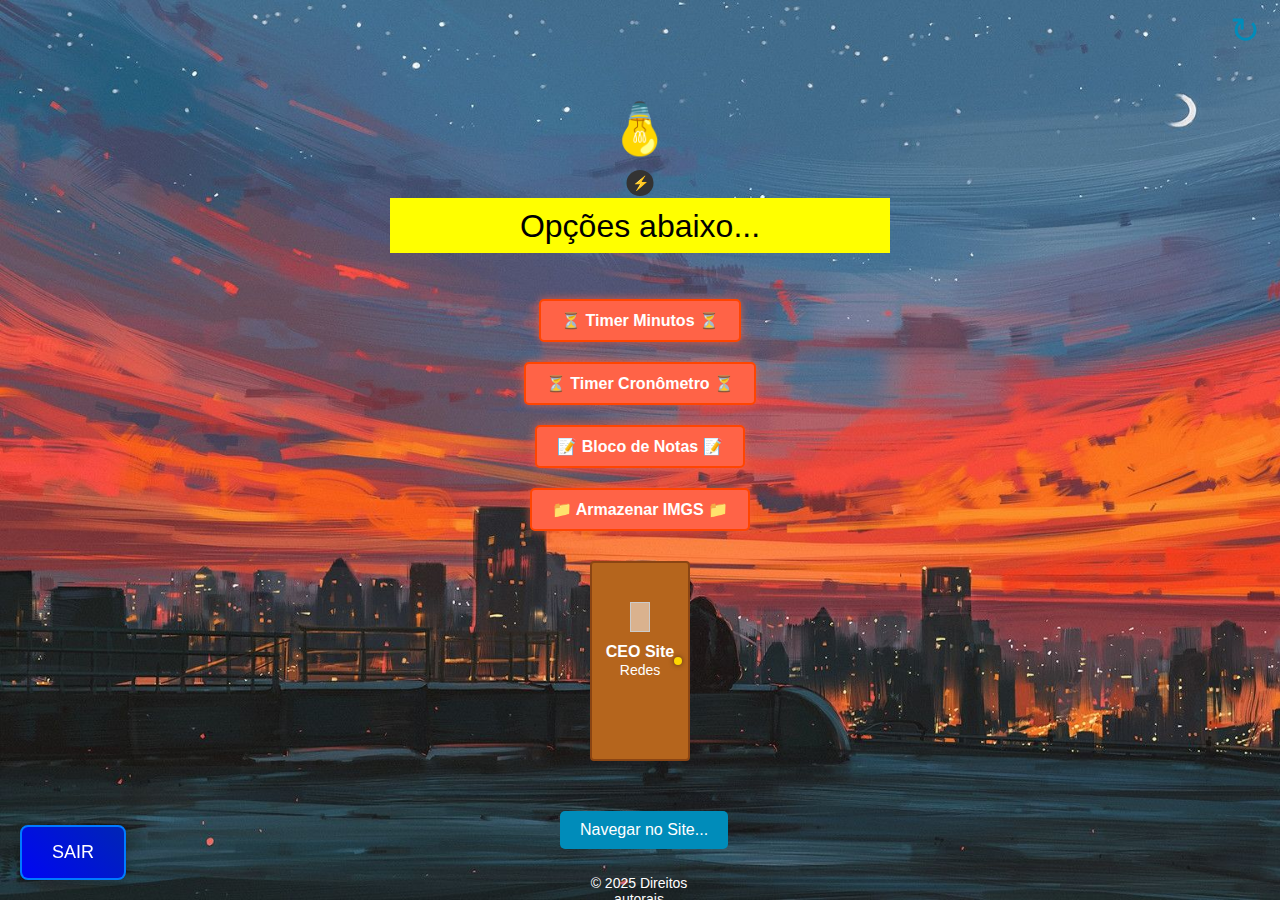
<file: tela1.html>
<!DOCTYPE html>
<html lang="pt-br">
<head>
  <meta charset="UTF-8">
  <meta name="viewport" content="width=device-width, initial-scale=1.0">
  <title>Inicial ILB</title>
  <link rel="stylesheet" href="tela1.css">
  <!-- Botão Voltar -->
  <a href="javascript:history.back()" class="voltar-button" id="voltarButton">SAIR</a>
  
  <style>
    /* Estilo existente */
    .texto {
      font-size: 2em;
      animation: texto1 1s ease-in-out infinite;
      background-color: yellow;
      width: 500px;
      height: 55px;
      padding: 10px;
      text-align: center;
      margin: 0 auto;
    }
    @keyframes texto1 {
      0%, 100% {
        transform: rotateZ(0deg);
      }
      50% {
        transform: rotateZ(5deg);
      }
    }

    /* Botões com RGB */
    .button-container {
      text-align: center;
      margin-bottom: 30px;
      display: flex;
      flex-direction: column; /* Vai empilhar os botões e a porta verticalmente */
      align-items: center; /* Centraliza os itens */
    }
    .timer-button {
      display: inline-block;
      margin: 10px;
      padding: 10px 20px;
      background-color: #ff6347; /* Cor de fundo RGB para o botão */
      text-decoration: none;
      border: 2px solid #ff4500; /* Cor do contorno RGB para o botão */
      border-radius: 5px;
      color: white;
      font-weight: bold;
      box-shadow: 0 0 10px rgba(255, 99, 71, 0.7); /* Efeito de sombra RGB */
      transition: all 0.3s ease;
    }
    .timer-button:hover {
      background-color: #ff4500; /* Cor de fundo ao passar o mouse */
      border-color: #ff6347;
      box-shadow: 0 0 15px rgba(255, 69, 0, 0.8);
    }
    /* -------------------------------- */
    /* Sistema de Porta - estilos */
    .door-container {
      position: relative;
      width: 100px;
      height: 200px;
      margin: 20px auto; /* Centraliza a porta */
    }
    .door {
      position: relative;
      width: 100%;
      height: 100%;
      background-color: #b5651d;
      border: 2px solid #8b4513;
      border-radius: 4px;
      transform-origin: left center;
      transition: transform 3s ease-in-out;
    }
    .door.open {
      transform: rotateY(-90deg);
    }
    .handle {
      position: absolute;
      right: 6px;
      top: 50%;
      width: 8px;
      height: 8px;
      background-color: gold;
      border-radius: 50%;
      transform: translateY(-50%);
      box-shadow: 0 0 5px rgba(0,0,0,0.5);
    }
    .window {
      position: absolute;
      top: 20%;
      left: 50%;
      width: 20px;
      height: 30px;
      background-color: rgba(255, 255, 255, 0.5);
      border: 1px solid #ccc;
      transform: translateX(-50%);
    }
    .message {
      position: absolute;
      top: -30px;
      left: 50%;
      transform: translateX(-50%);
      background-color: rgba(0,0,0,0.7);
      color: #fff;
      padding: 5px 10px;
      border-radius: 5px;
      font-size: 0.8em;
      opacity: 0;
      transition: opacity 0.5s;
      white-space: nowrap;
    }
    .message.show {
      opacity: 1;
    }
    /* Botão de cancelar (X) */
    .cancel-btn {
      position: absolute;
      top: -10px;
      right: -25px;
      background-color: red;
      color: #fff;
      border: none;
      border-radius: 50%;
      width: 20px;
      height: 20px;
      font-size: 14px;
      line-height: 20px;
      text-align: center;
      cursor: pointer;
      opacity: 0;
      transition: opacity 0.5s;
    }
    .cancel-btn.show {
      opacity: 1;
    }

    /* Texto dentro da porta */
    .door-text {
      position: absolute;
      top: 50%;
      left: 50%;
      transform: translate(-50%, -50%);
      text-align: center;
      width: 100%;
    }
    .text-ceo {
      font-size: 16px;
      font-weight: bold;
      color: white;
    }
    .text-redes {
      font-size: 14px;
      color: white;
    }

    /* Estilo da lâmpada e botão de ligar/desligar */
    .lamp-container {
      position: relative;
      margin-top: 10px;
      margin-bottom: 40px;
      text-align: center;
    }
    .lamp {
      font-size: 50px; /* Tamanho do ícone da lâmpada */
      transform: rotate(180deg); /* Coloca a lâmpada de ponta cabeça */
      cursor: pointer;
      transition: transform 0.3s ease-in-out;
    }
    .lamp-button {
      position: absolute;
      top: 70px;
      left: 50%;
      transform: translateX(-50%);
      background-color: #333;
      color: white;
      border: none;
      padding: 5px;
      border-radius: 50%;
      font-size: 14px;
      cursor: pointer;
    }
    .lamp-button:hover {
      background-color: #444;
    }

    /* Efeito de luz ao ligar a lâmpada */
    .light-effect {
      position: absolute;
      top: 0;
      left: 0;
      right: 0;
      bottom: 0;
      background: rgba(255, 255, 0, 0.2);
      opacity: 0;
      pointer-events: none;
      transition: opacity 0.5s;
    }
    .light-effect.show {
      opacity: 1;
    }

    /* Rodapé com o texto de Direitos Autorais */
    .footer {
      text-align: center;
      font-size: 12px;
      color: white;
      margin-top: 10px;
      /*position: fixed;*/
      bottom: 0;
      transform: none; /* Remove o deslocamento */
      transform: translateX(-1%);
      width: auto;
    }

    /* Efeito RGB no texto de direitos autorais */
    .footer-text {
      font-size: 14px;
      font-weight: normal;
      animation: rgbEffect 2s linear infinite;
    }

    @keyframes rgbEffect {
      0% {
        color: red;
      }
      33% {
        color: green;
      }
      66% {
        color: blue;
      }
      100% {
        color: red;
      }
    }

    /* Mensagem de manutenção em botões */
    .modal {
    display: none; /* Garante que o modal não aparece ao carregar a página */
    position: fixed;
    top: 0;
    left: 0;
    width: 100%;
    height: 100%;
    background: rgba(0, 0, 0, 0.5);
    justify-content: center;
    align-items: center;
  }

  .modal-content {
    background: white;
    padding: 20px;
    border-radius: 8px;
    text-align: center;
  }
  </style>

<style>
  /* Ícone de atualização fixo no canto superior direito */
  .refresh-icon {
    position: fixed;
    top: 10px;
    right: 10px;
    width: 40px;
    height: 40px;
    cursor: pointer;
    font-size: 36px;
    color: #008CBA;
    user-select: none;
  }
  .refresh-icon:hover {
    opacity: 0.8;
  }
  /* Animação de rotação */
  @keyframes rotate {
    from { transform: rotate(0deg); }
    to { transform: rotate(360deg); }
  }
  /* Classe para aplicar a rotação */
  .rotating {
    animation: rotate 1s linear infinite;
  }
</style>

<style>
  /* Estilo do botão de navegação */
  .navegar-container {
    text-align: center;
    margin-top: 50px;
    position: relative;
  }

  .navegar-message {
    font-size: 14px;
    font-weight: bold;
    color: red;
    margin-bottom: 10px;
    display: none;
  }

  .navegar-button {
    white-space: nowrap;
    margin-left: -30px;
    background-color: #008CBA;
    color: white;
    padding: 10px 20px;
    font-size: 16px;
    border: none;
    border-radius: 5px;
    cursor: pointer;
    text-align: center;
    transition: background-color 0.3s;
  }

  .navegar-button:hover {
    background-color: #005f7f;
  }

  /* X de cancelar */
  .cancel-button {
    position: absolute;
    top: 10px; /* Ajustado para ficar um pouco para cima */
    right: 120px; /* Ajustado para ficar bem encostado ao botão */
    background-color: red;
    color: white;
    border: none;
    font-size: 16px;
    padding: 5px 10px;
    border-radius: 50%;
    cursor: pointer;
  }

  .copied-text {
    font-size: 16px;
    margin-top: 10px;
    color: green;
    font-weight: bold;
  }
</style>
</head>
<body>
  <div class="button-container">
    <div class="lamp-container">
      <!-- Lâmpada (ícone real) -->
      <div class="lamp" id="lamp">💡</div>
      <!-- Botão para ligar/desligar -->
      <button class="lamp-button" id="lampButton">⚡</button>
    </div>

    <!-- Texto exibido -->
    <div class="texto">Opções abaixo...</div>
    <br><br>
    <!-- Botões -->
    <a href="Timers/Minutos/minutos.html" class="timer-button" id="timerButton1">⏳ Timer Minutos ⏳</a>
    <a href="#" class="timer-button" id="timerButton2">⏳ Timer Cronômetro ⏳</a>
    <a href="Anotacoes/nota.html" class="timer-button" id="timerButton3">📝 Bloco de Notas 📝</a>
    <a href="/ArmazemIMGS/arm.html" class="timer-button" id="timerButton4">📁 Armazenar IMGS 📁</a>

    <!-- Sistema da Porta -->
    <div class="door-container" id="doorSection">
      <div class="door" id="door">
        <div class="handle"></div>
        <div class="window"></div>
        <!-- Texto dentro da porta -->
        <div class="door-text">
          <span class="text-ceo">CEO Site</span>
          <span class="text-redes">Redes</span>
        </div>
      </div>
      <button class="cancel-btn" id="cancelBtn">X</button>
      <div class="message" id="message">Abrindo porta...</div>

      <!-- Começa: Navegar no site -->
      <!----------------------------->
      <!----------------------------->
      <!----------------------------->
      <!----------------------------->
      <!----------------------------->
      <!----------------------------->
      <!----------------------------->
      <!----------------------------->
      <!----------------------------->
      <!----------------------------->
      <!----------------------------->
      <!----------------------------->
      <!----------------------------->
      <!----------------------------->
      <!----------------------------->
      <!----------------------------->
      <!----------------------------->
      <!----------------------------->
      <!----------------------------->
      <!----------------------------->
      <!----------------------------->

            <!-- Modal -->
      <div id="manutencaoModal" class="modal">
        <div class="modal-content">
          <p>Opção em manutenção...</p>
          <button id="fecharModal">OK</button>
        </div>
      </div>


        <!-- Botão Navegar -->
  <div class="navegar-container">
    <div id="navegarMessage" class="navegar-message"></div>
    <button id="navegarButton" class="navegar-button">Navegar no Site...</button>
    <!-- Botão de Cancelar -->
    <button id="cancelButton" class="cancel-button" style="display: none;">X</button>
  </div>

  <script>
    const navegarButton = document.getElementById('navegarButton');
    const navegarMessage = document.getElementById('navegarMessage');
    const cancelButton = document.getElementById('cancelButton');
    let textoParaCopiar = "https://ilustrious-app-ilb-2025.netlify.app/";  // Texto que será copiado

    let canCopy = false;         // Flag que indica se já passou os 5 segundos
    let countdownInterval = null;
    let countdown = 5;           // Contagem inicial

    function iniciarContagemRegressiva() {
      // Se já estiver em contagem, exibe mensagem de aviso e não reinicia
      if (countdownInterval !== null) {
        navegarMessage.textContent = "Espere os 5 segundos ou cancele";
        navegarMessage.style.display = "block";
        setTimeout(() => {
          if (!canCopy) {
            navegarMessage.style.display = "none";
          }
        }, 2000);
        return;
      }

      // Altera o texto do botão para o link
      navegarButton.textContent = textoParaCopiar;
      // Exibe a mensagem de contagem e o botão de cancelar
      countdown = 5; // Reinicia o contador
      navegarMessage.textContent = `Aguarde ${countdown} segundos...`;
      navegarMessage.style.display = "block";
      cancelButton.style.display = "block";

      countdownInterval = setInterval(() => {
        countdown--;
        navegarMessage.textContent = `Aguarde ${countdown} segundos...`;

        if (countdown <= 0) {
          clearInterval(countdownInterval);
          countdownInterval = null;
          canCopy = true;
          copiarTexto();
          navegarMessage.textContent = "Texto copiado!";
          setTimeout(() => {
            navegarMessage.style.display = "none";
            resetBotao();
          }, 2000);
        }
      }, 1000);
    }

    async function copiarTexto() {
      if (canCopy) {
        try {
          if (navigator.clipboard && navigator.clipboard.writeText) {
            await navigator.clipboard.writeText(textoParaCopiar);
            console.log("Texto copiado: " + textoParaCopiar);
          } else {
            // Fallback para navegadores que não suportam a API Clipboard
            const textArea = document.createElement("textarea");
            textArea.value = textoParaCopiar;
            document.body.appendChild(textArea);
            textArea.select();
            document.execCommand("copy");
            document.body.removeChild(textArea);
            console.log("Texto copiado via fallback: " + textoParaCopiar);
          }
        } catch (err) {
          console.error("Erro ao copiar: ", err);
          alert("Não foi possível copiar automaticamente. Por favor, copie manualmente.");
        }
      }
    }

    function resetBotao() {
      // Restaura o estado original do botão
      navegarButton.textContent = "Navegar no Site...";
      cancelButton.style.display = "none";
      canCopy = false;
      countdown = 5;
    }

    // Impede a cópia manual antes dos 5 segundos
    document.addEventListener('copy', (e) => {
      if (!canCopy) {
        e.preventDefault();
        navegarMessage.textContent = "Espere os 5 segundos ou cancele";
        navegarMessage.style.display = "block";
        setTimeout(() => {
          if (!canCopy) {
            navegarMessage.style.display = "none";
          }
        }, 2000);
      }
    });

    // Permite cancelar a contagem
    cancelButton.addEventListener('click', () => {
      clearInterval(countdownInterval);
      countdownInterval = null;
      countdown = 5;
      navegarMessage.textContent = "Contagem cancelada!";
      setTimeout(() => {
        navegarMessage.style.display = "none";
        resetBotao();
      }, 2000);
    });

    navegarButton.addEventListener('click', iniciarContagemRegressiva);
  </script>
    
        <!-- Rodapé dentro da div de botões -->
        <div class="footer">
          <div class="footer-text">
            <br>
            © 2025 Direitos autorais reservados.
          </div>
        </div>
      </div>
    </div>
  </div>

  <!-- Ícone de atualização -->
  <div id="refreshIcon" class="refresh-icon" title="Atualizar Página">&#x21bb;</div>

  <script>
    const refreshIcon = document.getElementById('refreshIcon');
    
    refreshIcon.addEventListener('click', function() {
      // Adiciona a classe de rotação
      refreshIcon.classList.add('rotating');
      // Aguarda 500ms para que a animação seja vista e recarrega a página
      setTimeout(() => {
        location.reload();
      }, 500);
    });
  </script>

  <script>
    const door = document.getElementById('door');
    const message = document.getElementById('message');
    const cancelBtn = document.getElementById('cancelBtn');
    const lamp = document.getElementById('lamp');
    const lampButton = document.getElementById('lampButton');
    const lightEffect = document.createElement('div');
    lightEffect.classList.add('light-effect');
    document.body.appendChild(lightEffect);

    let doorTimeout = null;
    let lightOn = localStorage.getItem('lightState') === 'on'; // Recupera o estado da luz no carregamento

    // Função de ligar/desligar luz
    function toggleLight() {
      lightOn = !lightOn;
      localStorage.setItem('lightState', lightOn ? 'on' : 'off'); // Salva o estado no localStorage
      if (lightOn) {
        lamp.style.transform = 'rotate(180deg)'; // Efeito de giro ao ligar
        lightEffect.classList.add('show');
      } else {
        lamp.style.transform = 'rotate(0deg)'; // Efeito de giro ao desligar
        lightEffect.classList.remove('show');
      }
    }

    // Restaura o estado da lâmpada quando o site for recarregado
    if (lightOn) {
      lightEffect.classList.add('show');
      lamp.style.transform = 'rotate(180deg)';
    }

    // Ao clicar no botão da lâmpada, alterna o estado da luz
    lampButton.addEventListener('click', () => {
      toggleLight();
    });

    // Função para abrir a porta
    function openDoor() {
      message.textContent = "Abrindo porta...";
      message.classList.add('show');
      door.classList.add('open');
      cancelBtn.classList.add('show');

      // Define redirecionamento após 3 segundos
      doorTimeout = setTimeout(() => {
        message.classList.remove('show');
        // Redireciona para o link desejado
        window.location.href = '#'; // Substitua '#' pelo link desejado
      }, 3000);
    }

    // Função para fechar a porta
    function closeDoor() {
      clearTimeout(doorTimeout);
      message.textContent = "Porta se fechando...";
      message.classList.add('show');
      door.classList.remove('open');
      cancelBtn.classList.remove('show');

      // Após 3 segundos, oculta a mensagem
      setTimeout(() => {
        message.classList.remove('show');
      }, 3000);
    }

    // Ao clicar na porta, inicia a abertura (caso não esteja já aberta)
    door.addEventListener('click', () => {
      if (!door.classList.contains('open')) {
        openDoor();
      }
    });

    // Ao clicar no botão de cancelar, fecha a porta
    cancelBtn.addEventListener('click', (e) => {
      e.stopPropagation();
      closeDoor();
    });
  </script>
  <script src="tela1.js"></script>
</body>
</html>
</file>
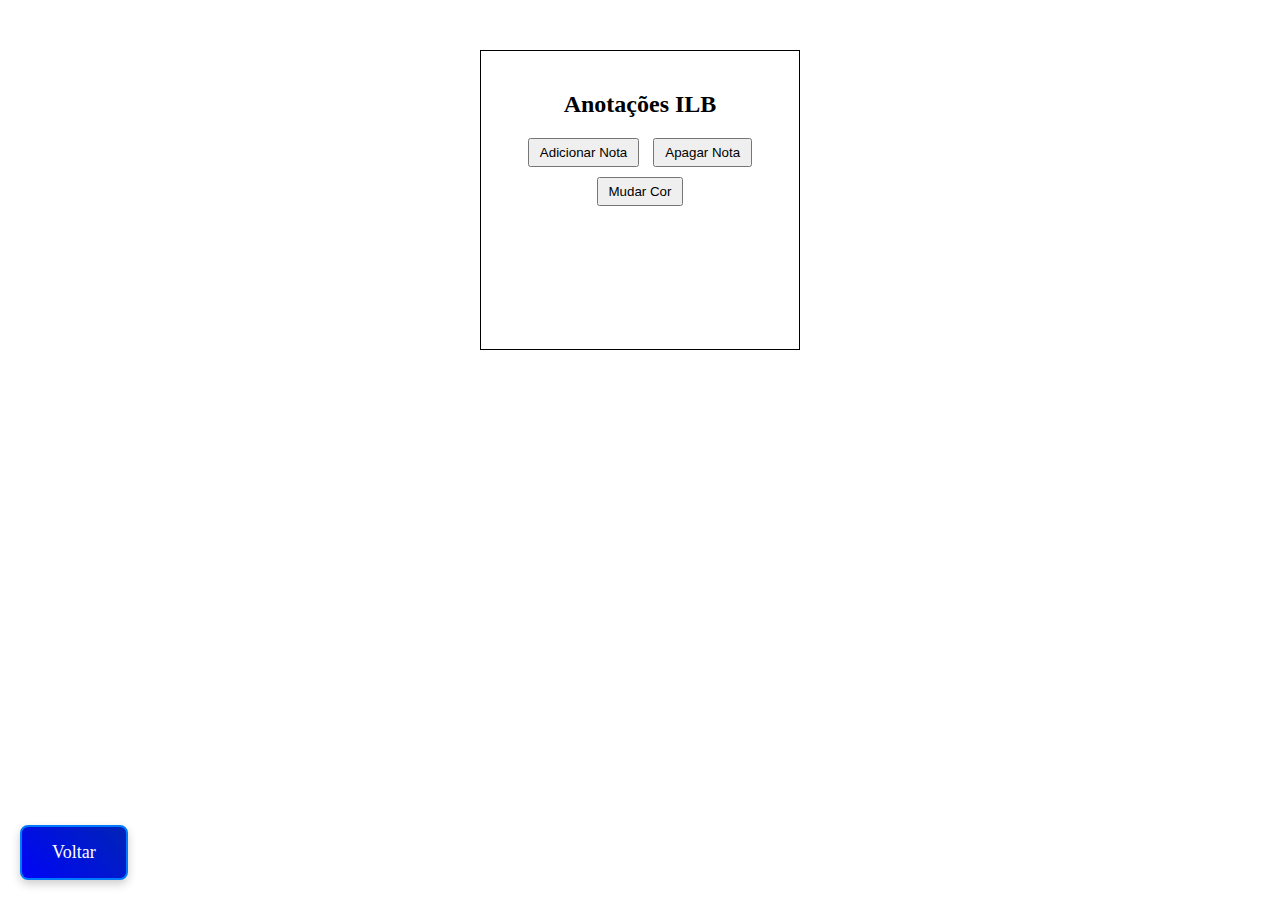
<file: Anotacoes/nota.html>
<!DOCTYPE html>
<html lang="pt-br">
<head>
    <meta charset="UTF-8">
    <meta name="viewport" content="width=device-width, initial-scale=1.0">
    <title>Document</title>
    <link rel="stylesheet" href="nota.css">
</head>
<body>
    <!-- Botão Voltar -->
    <a href="javascript:history.back()" class="voltar-button" id="voltarButton">Voltar</a>

    <div class="note-container">
        <h2>Anotações ILB</h2>
        
        <!-- Área onde as notas serão exibidas -->
        <div id="notesList" class="notes-list"></div>
        
        <!-- Área para inserir uma nova nota -->
        <div id="inputContainer" class="input-container">
          <input type="text" id="noteInput" placeholder="Digite sua nota">
          <br>
          <span id="errorMessage" class="error-message">Limite de 10 caracteres alcançado</span>
          <span id="limitMessage" class="error-message">Total de notas já atingido</span>
        </div>
        
        <button id="addNoteButton">Adicionar Nota</button>
        <button id="deleteNoteButton">Apagar Nota</button>
        <button id="changeColorButton">Mudar Cor</button>
      </div>
      
      <!-- Modal para exclusão de notas -->
      <div id="deleteContainer" class="modal-container">
        <h3>Selecione as notas para apagar:</h3>
        <form id="deleteForm"></form>
        <button id="confirmDelete">Confirmar Apagar</button>
        <button id="cancelDelete">Cancelar</button>
      </div>
      
      <!-- Modal para seleção de cor -->
      <div id="colorContainer" class="modal-container">
        <h3>Escolha uma cor:</h3>
        <form id="colorForm">
            <!-- Exemplo de nova cor: Azul -->
            <input type="radio" id="colorAzul" name="color" value="blue">
            <label for="colorAzul">Azul</label><br>

            <!-- Exemplo de nova cor: Amarela -->
            <input type="radio" id="colorAmarela" name="color" value="yellow">
            <label for="colorAmarela">Amarela</label><br>

            <!-- Exemplo de nova cor: Preto -->
            <input type="radio" id="colorPreto" name="color" value="black" checked>
            <label for="colorPreto">Preto Padrão</label><br>

            <!-- Exemplo de nova cor: Verde -->
            <input type="radio" id="colorVerde" name="color" value="green">
            <label for="colorVerde">Verde</label><br>

            <!-- Exemplo de nova cor: Vermelho -->
            <input type="radio" id="colorVermelho" name="color" value="red">
            <label for="colorVermelho">Vermelho</label><br>

            <!-- Exemplo de nova cor: Laranja -->
            <input type="radio" id="colorLaranja" name="color" value="orange">
            <label for="colorLaranja">Laranja</label>
        </form>
        <button id="confirmColor">Confirmar Cor</button>
        <button id="cancelColor">Cancelar</button>
      </div>
      
      <!-- Modal para selecionar a nota a ser customizada -->
      <div id="selectNoteContainer" class="modal-container">
        <h3>Selecione a nota para mudar a cor:</h3>
        <form id="selectNoteForm"></form>
        <button id="confirmSelectNote">Confirmar</button>
        <button id="cancelSelectNote">Cancelar</button>
      </div>
    
      <script src="nota.js"></script>
</body>
</html>
</file>
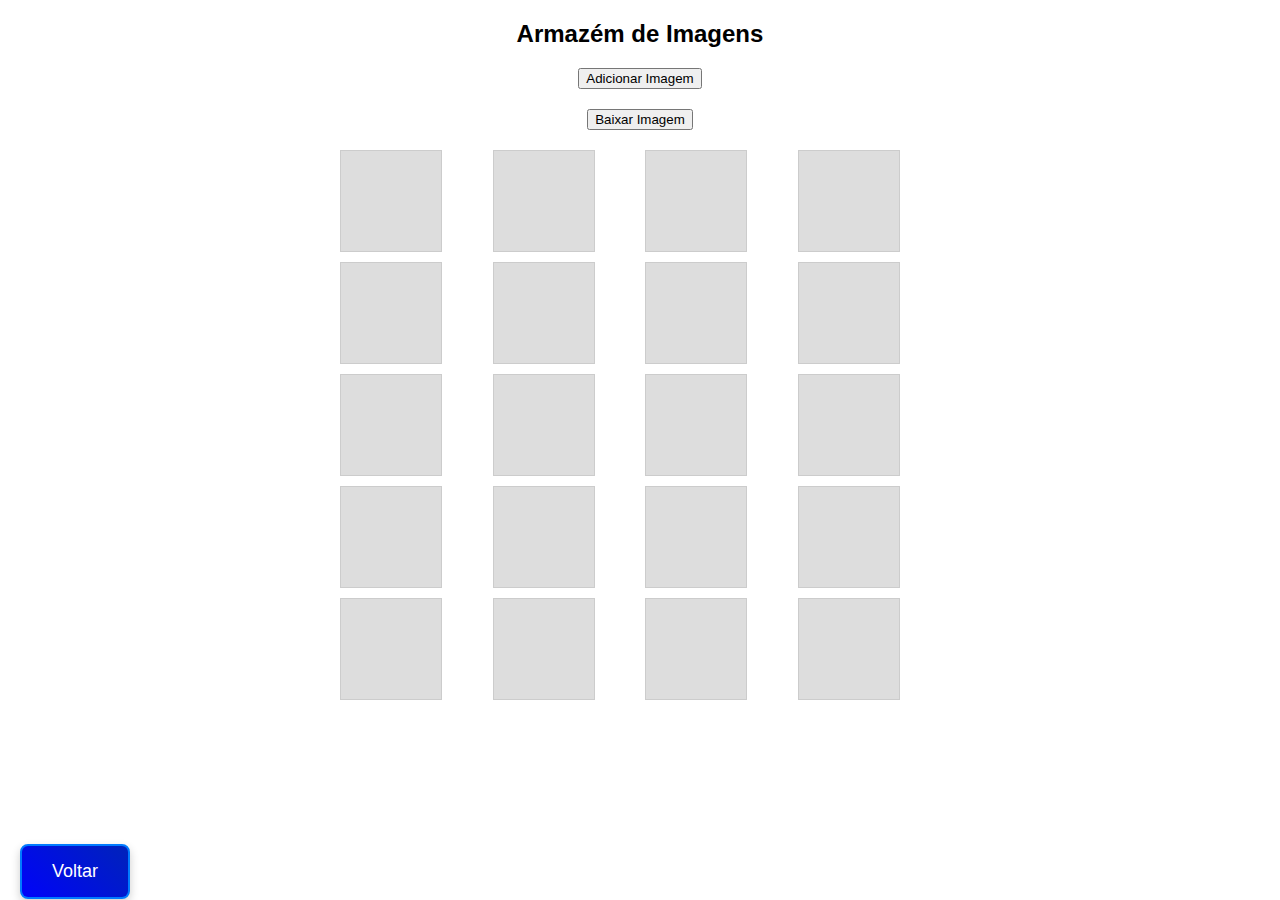
<file: ArmazemIMGS/arm.html>
<!DOCTYPE html>
<html lang="pt-br">
<head>
    <meta charset="UTF-8">
    <meta name="viewport" content="width=device-width, initial-scale=1.0">
    <title>Armazém de Imagens</title>
    <link rel="stylesheet" href="arm.css">
    <style>
        body {
            font-family: Arial, sans-serif;
            text-align: center;
        }
        .container {
            max-width: 600px;
            margin: 20px auto;
        }
        .grid {
            display: grid;
            grid-template-columns: repeat(4, 1fr);
            gap: 10px;
            margin-top: 20px;
        }
        .grid div {
            width: 100px;
            height: 100px;
            background-color: #ddd;
            display: flex;
            align-items: center;
            justify-content: center;
            border: 1px solid #ccc;
            position: relative;
            cursor: pointer;
        }
        .grid img {
            width: 100%;
            height: 100%;
            object-fit: cover;
            pointer-events: auto; /* Permite clicar nas imagens */
            -webkit-user-drag: none; /* Impede o arrasto no Webkit (Chrome, Safari) */
            -moz-user-select: none; /* Impede o arrasto no Firefox */
            -ms-user-select: none; /* Impede o arrasto no Internet Explorer */
            user-drag: none; /* Para outros navegadores que suportam essa propriedade */
        }
        .delete-overlay {
            position: absolute;
            top: 0;
            left: 0;
            width: 100%;
            height: 100%;
            background: rgba(0, 0, 0, 0.5);
            color: rgb(255, 0, 0);
            display: flex;
            align-items: center;
            justify-content: center;
            cursor: pointer;
            opacity: 0;
            transition: opacity 0.3s;
        }
        .grid div:hover .delete-overlay {
            opacity: 1;
        }
        .button-container {
            margin-top: 20px;
        }
        #downloadNameInput {
            margin-top: 10px;
        }
        .image-number {
            position: absolute;
            background-color: rgba(0, 0, 0, 0.7);
            color: rgb(0, 0, 0);
            padding: 1px;
            font-size: 4px;
            width: 12%;
            height: 12%;
            display: flex;
            align-items: center;
            justify-content: center;
            line-height: 12px;
            border-radius: 50px;
        }
        .modal {
            display: none;
            position: fixed;
            top: 50%;
            left: 50%;
            transform: translate(-50%, -50%);
            background: white;
            padding: 20px;
            box-shadow: 0px 0px 10px rgba(0, 0, 0, 0.3);
            border-radius: 5px;
        }
        .modal input {
            margin-top: 10px;
            display: block;
            width: 100%;
            padding: 5px;
        }
        .modal button {
            margin-top: 10px;
        }
    </style>
</head>
<body>
    <!-- Botão Voltar -->
    <a href="javascript:history.back()" class="voltar-button" id="voltarButton">Voltar</a>

    <div class="container">
        <h2>Armazém de Imagens</h2>
        <input type="file" id="imageInput" accept="image/*" hidden>
        <button onclick="document.getElementById('imageInput').click()">Adicionar Imagem</button>
        <div class="button-container">
            <button onclick="enableDownload()">Baixar Imagem</button>
        </div>
        <div class="grid" id="imageGrid">
            <!-- Espaços reservados para imagens -->
        </div>
    </div>

    <!-- Modal para selecionar o número da imagem -->
    <div id="downloadModal" class="modal">
        <h3>Selecione o número do stock que queira baixar</h3>
        <input type="number" id="selectedImageNumber" min="1" max="20" placeholder="Número da imagem" />
        <button onclick="confirmImageSelection()">Confirmar Seleção</button>
        <button onclick="cancelDownload()">Cancelar</button>
    </div>

    <!-- Modal para inserir o nome da imagem -->
    <div id="nameModal" class="modal">
        <h3>Coloque o nome para a imagem</h3>
        <input type="text" id="downloadNameInput" placeholder="Nome para a imagem" />
        <button onclick="confirmDownload()">Confirmar Download</button>
        <button onclick="cancelDownload()">Cancelar</button>
    </div>

    <script>
        const maxImages = 20;
        const imageGrid = document.getElementById("imageGrid");
        const imageInput = document.getElementById("imageInput");
        let images = JSON.parse(localStorage.getItem("storedImages")) || [];
        let selectedImageIndex = null;

        function renderImages() {
            imageGrid.innerHTML = "";
            for (let i = 0; i < maxImages; i++) {
                let div = document.createElement("div");
                if (images[i]) {
                    let img = document.createElement("img");
                    img.src = images[i];
                    div.appendChild(img);

                    let imageNumber = document.createElement("div");
                    imageNumber.classList.add("image-number");
                    imageNumber.innerText = i + 1;
                    div.appendChild(imageNumber);

                    let overlay = document.createElement("div");
                    overlay.classList.add("delete-overlay");
                    overlay.innerText = "X";
                    overlay.onclick = function () {
                        deleteImage(i);
                    };
                    div.appendChild(overlay);

                    // Tornar a imagem clicável para abrir
                    img.onclick = () => openImageModal(images[i]);
                }
                imageGrid.appendChild(div);
            }
        }

        function addImage(event) {
            if (images.length >= maxImages) {
                alert("Limite de 20 imagens atingido!");
                return;
            }
            let file = event.target.files[0];
            if (file) {
                let reader = new FileReader();
                reader.onload = function (e) {
                    images.push(e.target.result);
                    localStorage.setItem("storedImages", JSON.stringify(images));
                    renderImages();
                };
                reader.readAsDataURL(file);
            }
        }

        function deleteImage(index) {
            images.splice(index, 1);
            localStorage.setItem("storedImages", JSON.stringify(images));
            renderImages();
        }

        function enableDownload() {
            if (images.length === 0) {
                alert("Nenhuma foto adicionada!");
                return;
            }
            document.getElementById("downloadModal").style.display = "block";
        }

        function confirmImageSelection() {
            const imageNumber = parseInt(document.getElementById("selectedImageNumber").value, 10);
            if (isNaN(imageNumber) || imageNumber < 1 || imageNumber > images.length) {
                alert("Por favor, selecione um número válido!");
                return;
            }

            selectedImageIndex = imageNumber - 1;
            document.getElementById("downloadModal").style.display = "none";
            document.getElementById("nameModal").style.display = "block";
        }

        function confirmDownload() {
            const name = document.getElementById("downloadNameInput").value.trim();
            if (!name) {
                alert("Por favor, insira um nome para a imagem!");
                return;
            }

            const imageData = images[selectedImageIndex];
            const link = document.createElement("a");
            link.href = imageData;
            link.download = name + ".png";
            link.click();

            cancelDownload();
        }

        function cancelDownload() {
            document.getElementById("downloadModal").style.display = "none";
            document.getElementById("nameModal").style.display = "none";
            document.getElementById("selectedImageNumber").value = "";
            document.getElementById("downloadNameInput").value = "";
        }

        function openImageModal(imageSrc) {
            const modal = document.createElement("div");
            modal.style.position = "fixed";
            modal.style.top = "0";
            modal.style.left = "0";
            modal.style.width = "100vw";
            modal.style.height = "100vh";
            modal.style.backgroundColor = "rgba(0, 0, 0, 0.8)";
            modal.style.display = "flex";
            modal.style.alignItems = "center";
            modal.style.justifyContent = "center";
            modal.style.cursor = "pointer";
            modal.innerHTML = `<img src="${imageSrc}" style="max-width: 80%; max-height: 80%; cursor: zoom-out;" onclick="closeModal(event)" />`;

            document.body.appendChild(modal);
        }

        function closeModal(event) {
            if (event.target.tagName === "IMG") {
                event.target.closest("div").remove();
            }
        }

        imageInput.addEventListener("change", addImage);
        renderImages();
    </script>
</body>
</html>
</file>
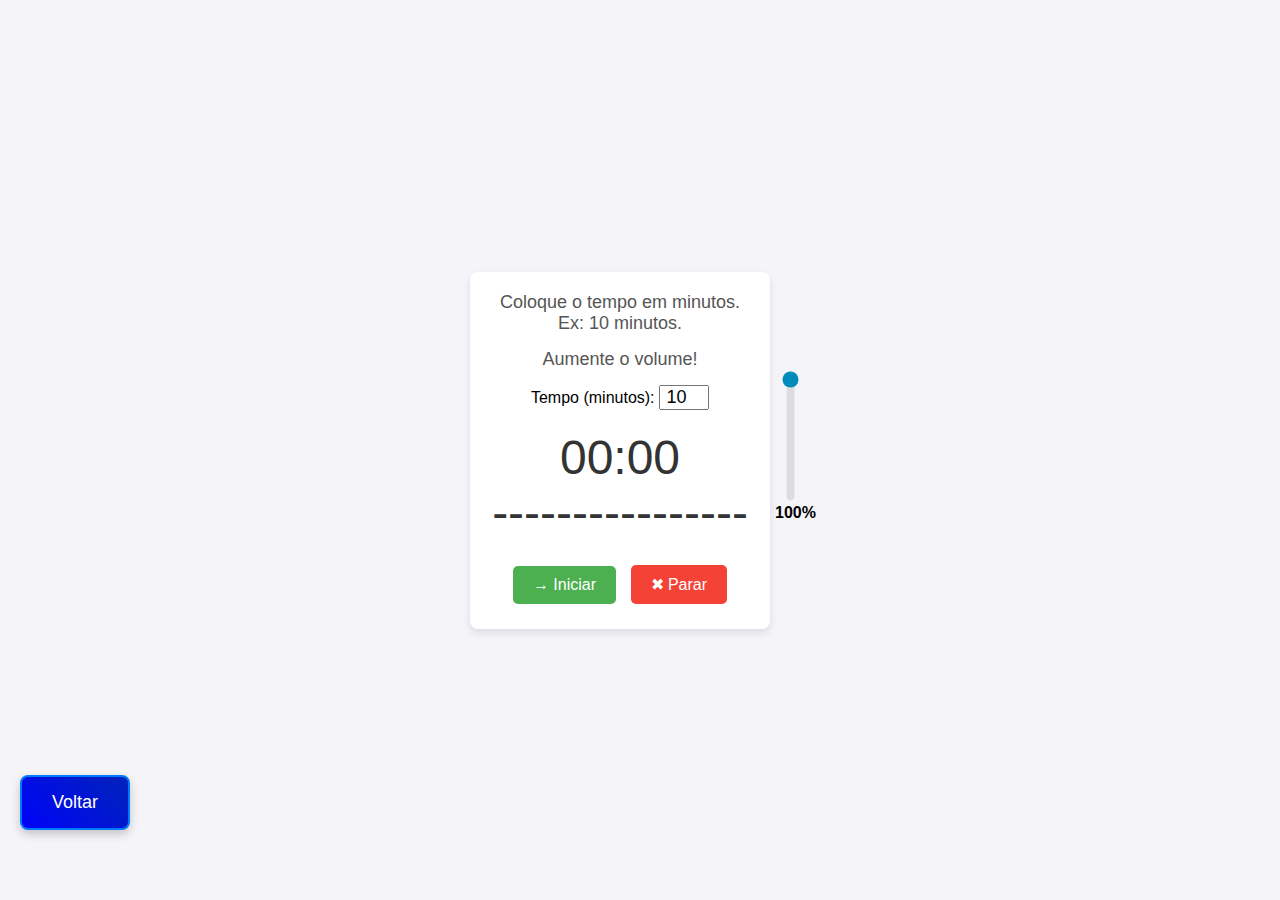
<file: Timers/Minutos/minutos.html>
<!DOCTYPE html>
<html lang="pt-br">
<head>
  <meta charset="UTF-8">
  <meta name="viewport" content="width=device-width, initial-scale=1.0">
  <title>Cronômetro Min</title>
  <link rel="stylesheet" href="minutos.css">
  <style>
    body {
      margin: 0;
      font-family: Arial, sans-serif;
      background: #f4f4f9;
      display: flex;
      justify-content: center;
      align-items: center;
      height: 100vh;
    }
    .volume-control {
      display: flex;
      flex-direction: column;
      align-items: center;
    }
    /* Container para o slider vertical */
    .slider-container {
      position: relative;
      height: 115px; /* Altura desejada para o slider */
      width: 40px;  /* Largura do container */
      display: flex;
      justify-content: center;
      align-items: center;
    }
    /* Slider vertical usando transformação */
    input[type="range"].vertical-slider {
      -webkit-appearance: none;
      appearance: none;
      width: 200px; /* esse valor será a altura, depois da rotação */
      transform: rotate(-90deg);
    }
    /* Estilo para o track no Chrome */
    input[type="range"].vertical-slider::-webkit-slider-runnable-track {
      background: #ddd;
      height: 8px;
      border-radius: 4px;
    }
    input[type="range"].vertical-slider::-webkit-slider-thumb {
      -webkit-appearance: none;
      appearance: none;
      width: 16px;
      height: 16px;
      background: #008CBA;
      border-radius: 50%;
      margin-top: -4px; /* para centralizar o thumb */
      cursor: pointer;
    }
    /* Estilo para o track no Firefox */
    input[type="range"].vertical-slider::-moz-range-track {
      background: #ddd;
      height: 8px;
      border-radius: 4px;
    }
    input[type="range"].vertical-slider::-moz-range-thumb {
      width: 16px;
      height: 16px;
      background: #008CBA;
      border-radius: 50%;
      cursor: pointer;
    }
    /* Exibição da porcentagem */
    .percentage {
      font-size: 16px;
      width: 30px;
      font-weight: bold;
      margin-top: 10px;
      white-space: nowrap;
    }
  </style>
</head>
<body>
  <!-- Botão Voltar -->
  <a href="javascript:history.back()" class="voltar-button" id="voltarButton">Voltar</a>

  <div class="cronometro-container">
    <p class="instructions">Coloque o tempo em minutos. Ex: 10 minutos.</p>
    <p class="instructions">Aumente o volume!</p>
    <div class="input-time">
      <label for="timeInput">Tempo (minutos):</label>
      <input type="number" id="timeInput" value="10" min="1">
    </div>
    <div class="cronometro">
      <span id="timeDisplay">00:00</span>
      <p>----------------</p>
    </div>
    <!-- Mensagem de fim do cronômetro -->
    <p id="endMessage" class="end-message"></p>
    <div class="buttons">
      <button id="startBtn">→ Iniciar</button>
      <button id="stopBtn">✖ Parar</button>
    </div>
  </div>

  <div class="volume-control">
    <div class="slider-container">
      <input type="range" min="0" max="100" value="100" class="vertical-slider" id="volumeSlider">
    </div>
    <div class="percentage" id="volumePercentage">100%</div>
  </div>
  <script>
    const slider = document.getElementById('volumeSlider');
    const percentageDisplay = document.getElementById('volumePercentage');
    slider.addEventListener('input', function() {
      percentageDisplay.textContent = slider.value + '%';
    });
  </script>
  
  <script src="minutos.js"></script>
</body>
</html>
</file>
<file: tela1.css>
* {
  margin: 0;
  padding: 0;
  box-sizing: border-box;
}
  
body {
  font-family: Arial, sans-serif;
  display: flex;
  justify-content: center;
  align-items: center;
  height: 100vh;
  background-image: url('/Imagens/paredeminutos.jpg');
  background-size: cover;
}

/*Botao Voltar*/

.voltar-button {
  position: absolute;
  bottom: 1px;
  left: 20px;
  padding: 15px 30px;
  font-size: 18px;
  text-align: center;
  color: white;
  text-decoration: none;
  background-color: #007bff;
  border-radius: 8px;
  overflow: hidden;
  transition: color 0.4s ease, background-color 0.3s ease;
  cursor: pointer;
  z-index: 10;
  border: 2px solid #007bff;
  box-shadow: 0 4px 10px rgba(0, 0, 0, 0.2);
}

.voltar-button:hover {
  color: #007bff;
  background-color: white;
  border-color: #007bff;
}

/* Efeito de Ondas RGB */
.voltar-button::after {
  content: '';
  position: absolute;
  top: -50%;
  left: 50%;
  width: 300%;
  height: 300%;
  background: linear-gradient(45deg, red, blue, green, yellow);
  background-size: 400% 400%;
  animation: waveAnimation 2s ease-in-out infinite, gradientAnimation 5s ease infinite;
  border-radius: 50%;
  transform: translateX(-50%);
  z-index: -1;
}

/* Animação das ondas subindo e descendo */
@keyframes waveAnimation {
  0% {
    top: -50%;
  }
  50% {
    top: 0;
  }
  100% {
    top: -50%;
  }
}

/* Animação do gradiente RGB nas ondas */
@keyframes gradientAnimation {
  0% {
    background-position: 0% 50%;
  }
  50% {
    background-position: 100% 50%;
  }
  100% {
    background-position: 0% 50%;
  }
}

.voltar-button:active::after {
  width: 0;
  height: 0;
  transition: all 0.4s ease;
}
  
.cronometro-container {
  text-align: center;
  background-color: #ffffff;
  padding: 20px;
  border-radius: 8px;
  box-shadow: 0 4px 8px rgba(0, 0, 0, 0.1);
  width: 300px; /* Largura fixa para o container */
}
  
.instructions {
  font-size: 18px;
  margin-bottom: 15px;
  color: #555;
}
  
.input-time {
  margin-bottom: 15px;
}
  
#timeInput {
  width: 50px;
  text-align: center;
  font-size: 18px;
}
  
.cronometro {
  font-size: 48px;
  margin: 20px 0;
  color: #333;
}
  
.buttons button {
  padding: 10px 20px;
  font-size: 16px;
  cursor: pointer;
  margin: 5px;
  border: none;
  border-radius: 5px;
  transition: background-color 0.3s ease;
}
  
#startBtn {
  background-color: #4CAF50;
  color: white;
}
  
#stopBtn {
  background-color: #f44336;
  color: white;
}
  
#startBtn:hover {
  background-color: #45a049;
}
  
#stopBtn:hover {
  background-color: #e53935;
}
  
.end-message {
  font-size: 18px;
  color: #f00;
  margin: 10px 0;
}
  
.voltar-button {
  position: absolute;
  bottom: 20px;
  left: 20px;
  padding: 15px 30px;
  font-size: 18px;
  text-align: center;
  color: white;
  text-decoration: none;
  background-color: #007bff;
  border-radius: 8px;
  transition: color 0.4s ease, background-color 0.3s ease;
  cursor: pointer;
  z-index: 10;
  border: 2px solid #007bff;
  box-shadow: 0 4px 10px rgba(0, 0, 0, 0.2);
}
  
.voltar-button:hover {
  color: #007bff;
  background-color: white;
  border-color: #007bff;
}

/* Sistema de Rolagem */
html, body {
  height: 100%;
  overflow: hidden;
}
body {
  overflow-y: auto;
}
::-webkit-scrollbar {
  width: 8px;
}
::-webkit-scrollbar-thumb {
  background-color: #ff0000;
  border-radius: 4px;
}
::-webkit-scrollbar-thumb:hover {
  background-color: #ff0000;
}

/*Em manutencao*/

/* Estilização do modal */
.modal {
  display: none; /* Escondido por padrão */
  position: fixed;
  z-index: 1000;
  left: 0;
  top: 0;
  width: 100%;
  height: 100%;
  background-color: rgba(0, 0, 0, 0.5); /* Fundo escuro transparente */
  display: flex;
  justify-content: center;
  align-items: center;
}

.modal-content {
  background-color: white;
  padding: 20px;
  border-radius: 8px;
  box-shadow: 0px 4px 10px rgba(0, 0, 0, 0.3);
  text-align: center;
  width: 300px;
}

.modal-content button {
  margin-top: 10px;
  padding: 10px 20px;
  border: none;
  background-color: #007bff;
  color: white;
  font-size: 16px;
  border-radius: 5px;
  cursor: pointer;
}

.modal-content button:hover {
  background-color: #0056b3;
}
</file>
<file: Anotacoes/nota.css>
/* Estilo do contêiner principal */
.note-container {
  border: 1px solid #000;
  width: 320px;
  min-height: 300px;
  margin: 50px auto;
  text-align: center;
  position: relative;
  padding: 20px;
  box-sizing: border-box;
}

/* Título */
.note-container h2 {
  margin-bottom: 10px;
}

/* Lista de notas */
.notes-list {
  margin-bottom: 15px;
}

/* Cada nota exibida */
.note-item {
  background: #f0f0f0;
  margin: 5px auto;
  padding: 5px;
  width: 90%;
  border: 1px solid #ccc;
  border-radius: 4px;
}

/* Área de input para nova nota */
.input-container {
  margin-bottom: 10px;
  display: none;
}

/* Mensagens de erro */
.error-message {
  color: red;
  font-size: 12px;
  display: none;
}

/* Botões */
button {
  margin: 5px;
  padding: 5px 10px;
  cursor: pointer;
}

/* Estilo dos modais (área centralizada) */
.modal-container {
  position: fixed;
  top: 20%;
  left: 50%;
  transform: translateX(-50%);
  background: #fff;
  border: 1px solid #000;
  padding: 15px;
  box-shadow: 2px 2px 10px rgba(0,0,0,0.5);
  display: none;
  width: 300px;
  text-align: left;
  z-index: 1000;
}

/*Botao Voltar*/

.voltar-button {
  position: absolute;
  bottom: 20px;
  left: 20px;
  padding: 15px 30px;
  font-size: 18px;
  text-align: center;
  color: white;
  text-decoration: none;
  background-color: #007bff;
  border-radius: 8px;
  overflow: hidden;
  transition: color 0.4s ease, background-color 0.3s ease;
  cursor: pointer;
  z-index: 10;
  border: 2px solid #007bff;
  box-shadow: 0 4px 10px rgba(0, 0, 0, 0.2);
}

.voltar-button:hover {
  color: #007bff;
  background-color: white;
  border-color: #007bff;
}

/* Efeito de Ondas RGB */
.voltar-button::after {
  content: '';
  position: absolute;
  top: -50%;
  left: 50%;
  width: 300%;
  height: 300%;
  background: linear-gradient(45deg, red, blue, green, yellow);
  background-size: 400% 400%;
  animation: waveAnimation 2s ease-in-out infinite, gradientAnimation 5s ease infinite;
  border-radius: 50%;
  transform: translateX(-50%);
  z-index: -1;
}

/* Animação das ondas subindo e descendo */
@keyframes waveAnimation {
  0% {
    top: -50%;
  }
  50% {
    top: 0;
  }
  100% {
    top: -50%;
  }
}

/* Animação do gradiente RGB nas ondas */
@keyframes gradientAnimation {
  0% {
    background-position: 0% 50%;
  }
  50% {
    background-position: 100% 50%;
  }
  100% {
    background-position: 0% 50%;
  }
}

.voltar-button:active::after {
  width: 0;
  height: 0;
  transition: all 0.4s ease;
}

/*Sistema de Rolagem*/

/* Garantir que a página ocupe 100% da altura da janela */
html, body {
  height: 100%;
  margin: 0;
  padding: 0;
  overflow: hidden; /* Remove a barra de rolagem inicialmente */
}

/* Se houver conteúdo extra, permitir rolagem vertical */
body {
  overflow-y: auto; /* A barra de rolagem vertical aparece apenas quando necessário */
}

/* Personalização da barra de rolagem (opcional) */
::-webkit-scrollbar {
  width: 8px;  /* Largura da barra de rolagem */
}

/* Estilo da parte "ativa" da barra de rolagem */
::-webkit-scrollbar-thumb {
  background-color: #ff0000;
  border-radius: 4px;
}

/* Quando o usuário passa o mouse sobre a barra de rolagem */
::-webkit-scrollbar-thumb:hover {
  background-color: #ff0000;
}
</file>
<file: ArmazemIMGS/arm.css>
/*Botao Voltar*/

.voltar-button {
    position: absolute;
    bottom: 1px;
    left: 20px;
    padding: 15px 30px;
    font-size: 18px;
    text-align: center;
    color: white;
    text-decoration: none;
    background-color: #007bff;
    border-radius: 8px;
    overflow: hidden;
    transition: color 0.4s ease, background-color 0.3s ease;
    cursor: pointer;
    z-index: 10;
    border: 2px solid #007bff;
    box-shadow: 0 4px 10px rgba(0, 0, 0, 0.2);
  }
  
  .voltar-button:hover {
    color: #007bff;
    background-color: white;
    border-color: #007bff;
  }
  
  /* Efeito de Ondas RGB */
  .voltar-button::after {
    content: '';
    position: absolute;
    top: -50%;
    left: 50%;
    width: 300%;
    height: 300%;
    background: linear-gradient(45deg, red, blue, green, yellow);
    background-size: 400% 400%;
    animation: waveAnimation 2s ease-in-out infinite, gradientAnimation 5s ease infinite;
    border-radius: 50%;
    transform: translateX(-50%);
    z-index: -1;
  }

  /* Animação das ondas subindo e descendo */
@keyframes waveAnimation {
    0% {
      top: -50%;
    }
    50% {
      top: 0;
    }
    100% {
      top: -50%;
    }
  }

  /* Animação do gradiente RGB nas ondas */
@keyframes gradientAnimation {
    0% {
      background-position: 0% 50%;
    }
    50% {
      background-position: 100% 50%;
    }
    100% {
      background-position: 0% 50%;
    }
  }
  
  .voltar-button:active::after {
    width: 0;
    height: 0;
    transition: all 0.4s ease;
  }

  /* Sistema de Rolagem */
html, body {
  height: 100%;
  overflow: hidden;
}
body {
  overflow-y: auto;
}
::-webkit-scrollbar {
  width: 8px;
}
::-webkit-scrollbar-thumb {
  background-color: #ff0000;
  border-radius: 4px;
}
::-webkit-scrollbar-thumb:hover {
  background-color: #ff0000;
}

/* Garantir que a página ocupe 100% da altura da janela */
html, body {
  height: 100%;
  margin: 0;
  padding: 0;
  overflow: hidden; /* Remove a barra de rolagem inicialmente */
}

/* Se houver conteúdo extra, permitir rolagem vertical */
body {
  overflow-y: auto; /* A barra de rolagem vertical aparece apenas quando necessário */
}

/* Personalização da barra de rolagem (opcional) */
::-webkit-scrollbar {
  width: 8px;  /* Largura da barra de rolagem */
}

/* Estilo da parte "ativa" da barra de rolagem */
::-webkit-scrollbar-thumb {
  background-color: #ff0000;
  border-radius: 4px;
}

/* Quando o usuário passa o mouse sobre a barra de rolagem */
::-webkit-scrollbar-thumb:hover {
  background-color: #ff0000;
}
</file>
<file: Timers/Minutos/minutos.css>
* {
    margin: 0;
    padding: 0;
    box-sizing: border-box;
  }
  
  body {
    font-family: Arial, sans-serif;
    display: flex;
    justify-content: center;
    align-items: center;
    height: 100vh;
    margin: 0;
    background-image: url('/Imagens/paredeminutos.jpg');
    background-size: cover;
  }
  
  .cronometro-container {
    text-align: center;
    background-color: #ffffff;
    padding: 20px;
    border-radius: 8px;
    box-shadow: 0 4px 8px rgba(0, 0, 0, 0.1);
    width: 300px; /* Largura fixa para o container */
  }
  
  .instructions {
    font-size: 18px;
    margin-bottom: 15px;
    color: #555;
  }
  
  .input-time {
    margin-bottom: 15px;
  }
  
  #timeInput {
    width: 50px;
    text-align: center;
    font-size: 18px;
  }
  
  .cronometro {
    font-size: 48px;
    margin: 20px 0;
    color: #333;
  }
  
  .buttons button {
    padding: 10px 20px;
    font-size: 16px;
    cursor: pointer;
    margin: 5px;
    border: none;
    border-radius: 5px;
    transition: background-color 0.3s ease;
  }
  
  #startBtn {
    background-color: #4CAF50;
    color: white;
  }
  
  #stopBtn {
    background-color: #f44336;
    color: white;
  }
  
  #startBtn:hover {
    background-color: #45a049;
  }
  
  #stopBtn:hover {
    background-color: #e53935;
  }
  
/*Botao Voltar*/

* {
  margin: 0;
  padding: 0;
  box-sizing: border-box;
}

body {
  font-family: Arial, sans-serif;
  height: 100vh;
  background-color: #f4f4f9;
  display: flex;
  justify-content: center;
  align-items: center;
  position: relative;
}

.voltar-button {
  position: absolute;
  bottom: 70px;
  left: 20px;
  padding: 15px 30px;
  font-size: 18px;
  text-align: center;
  color: white;
  text-decoration: none;
  background-color: #007bff;
  border-radius: 8px;
  overflow: hidden;
  transition: color 0.4s ease, background-color 0.3s ease;
  cursor: pointer;
  z-index: 10;
  border: 2px solid #007bff;
  box-shadow: 0 4px 10px rgba(0, 0, 0, 0.2);
}

.voltar-button:hover {
  color: #007bff;
  background-color: white;
  border-color: #007bff;
}

/* Efeito de Ondas RGB */
.voltar-button::after {
  content: '';
  position: absolute;
  top: -50%;
  left: 50%;
  width: 300%;
  height: 300%;
  background: linear-gradient(45deg, red, blue, green, yellow);
  background-size: 400% 400%;
  animation: waveAnimation 2s ease-in-out infinite, gradientAnimation 5s ease infinite;
  border-radius: 50%;
  transform: translateX(-50%);
  z-index: -1;
}

/* Animação das ondas subindo e descendo */
@keyframes waveAnimation {
  0% {
    top: -50%;
  }
  50% {
    top: 0;
  }
  100% {
    top: -50%;
  }
}

/* Animação do gradiente RGB nas ondas */
@keyframes gradientAnimation {
  0% {
    background-position: 0% 50%;
  }
  50% {
    background-position: 100% 50%;
  }
  100% {
    background-position: 0% 50%;
  }
}

.voltar-button:active::after {
  width: 0;
  height: 0;
  transition: all 0.4s ease;
}

/* Sistema de Rolagem */
html, body {
  height: 100%;
  overflow: hidden;
}
body {
  overflow-y: auto;
}
::-webkit-scrollbar {
  width: 8px;
}
::-webkit-scrollbar-thumb {
  background-color: #ff0000;
  border-radius: 4px;
}
::-webkit-scrollbar-thumb:hover {
  background-color: #ff0000;
}

/* Garantir que a página ocupe 100% da altura da janela */
html, body {
  height: 100%;
  margin: 0;
  padding: 0;
  overflow: hidden; /* Remove a barra de rolagem inicialmente */
}

/* Se houver conteúdo extra, permitir rolagem vertical */
body {
  overflow-y: auto; /* A barra de rolagem vertical aparece apenas quando necessário */
}

/* Personalização da barra de rolagem (opcional) */
::-webkit-scrollbar {
  width: 8px;  /* Largura da barra de rolagem */
}

/* Estilo da parte "ativa" da barra de rolagem */
::-webkit-scrollbar-thumb {
  background-color: #ff0000;
  border-radius: 4px;
}

/* Quando o usuário passa o mouse sobre a barra de rolagem */
::-webkit-scrollbar-thumb:hover {
  background-color: #ff0000;
}
</file>
